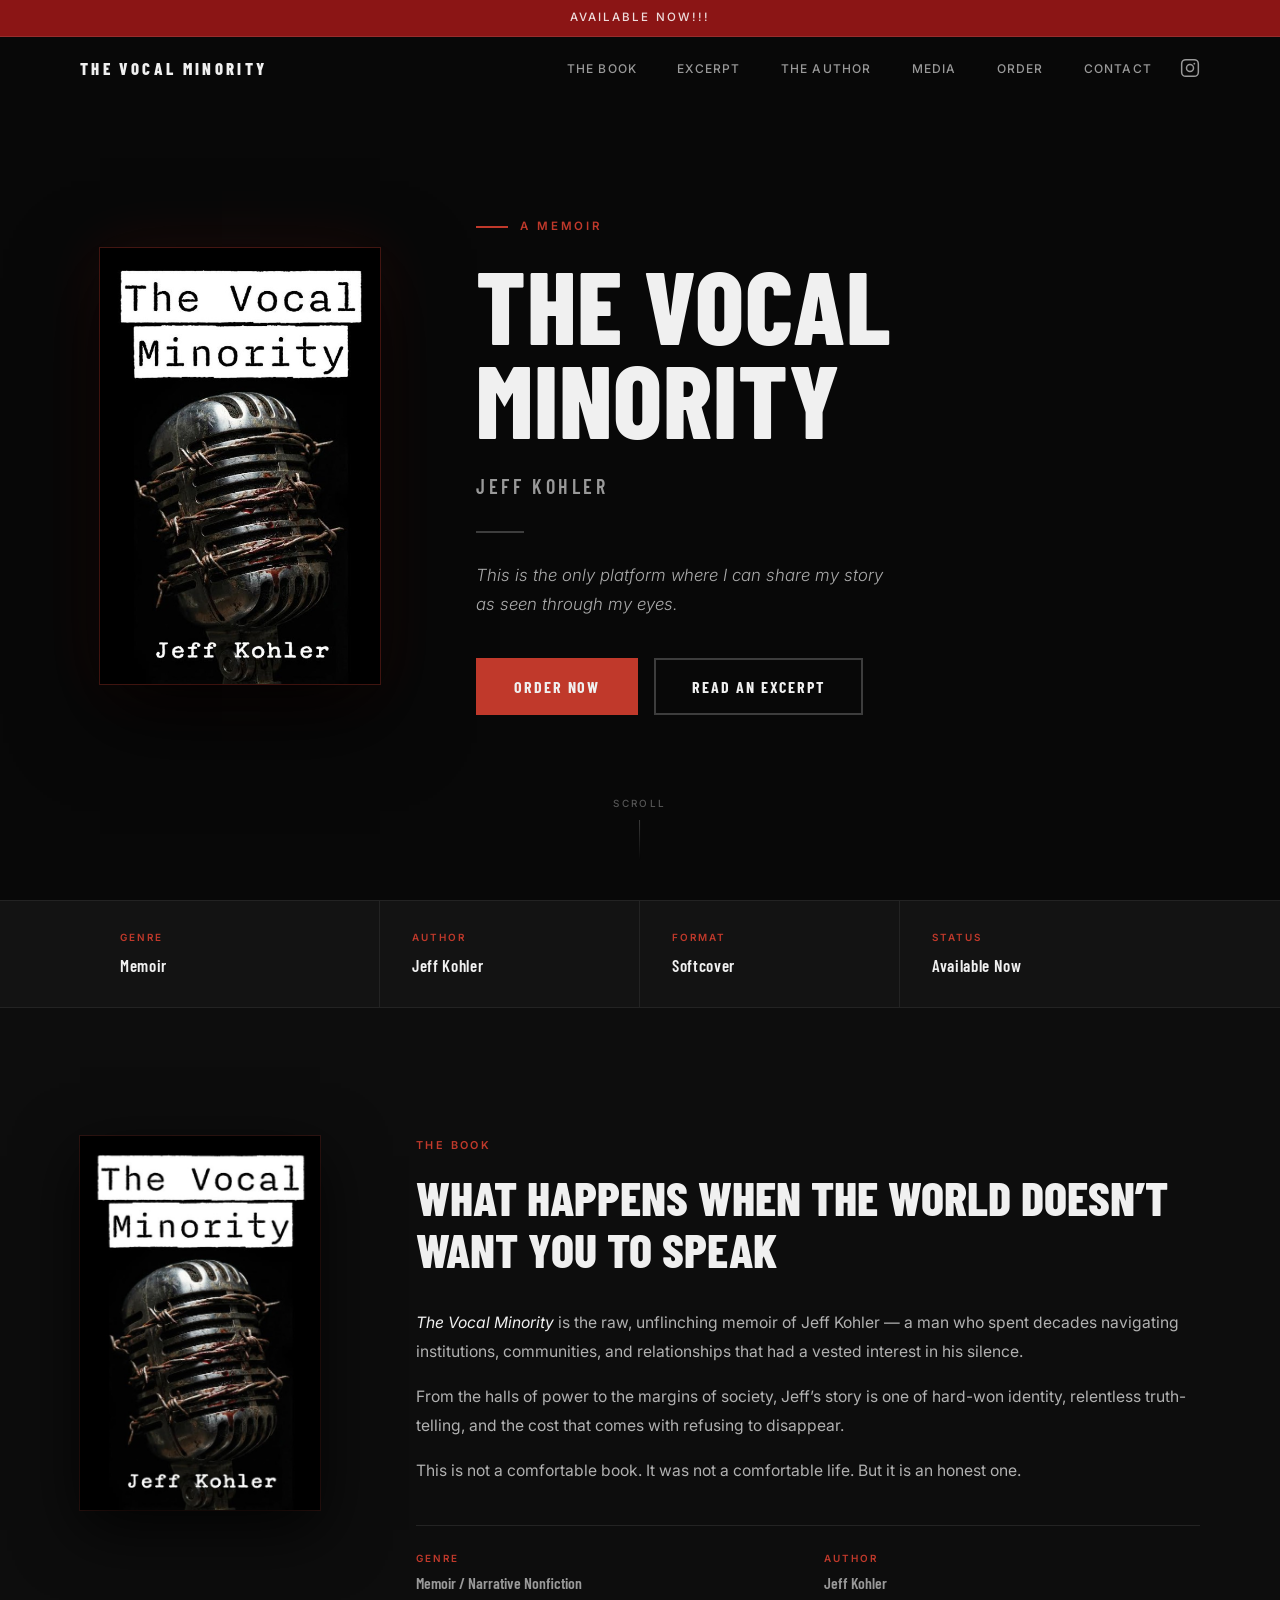
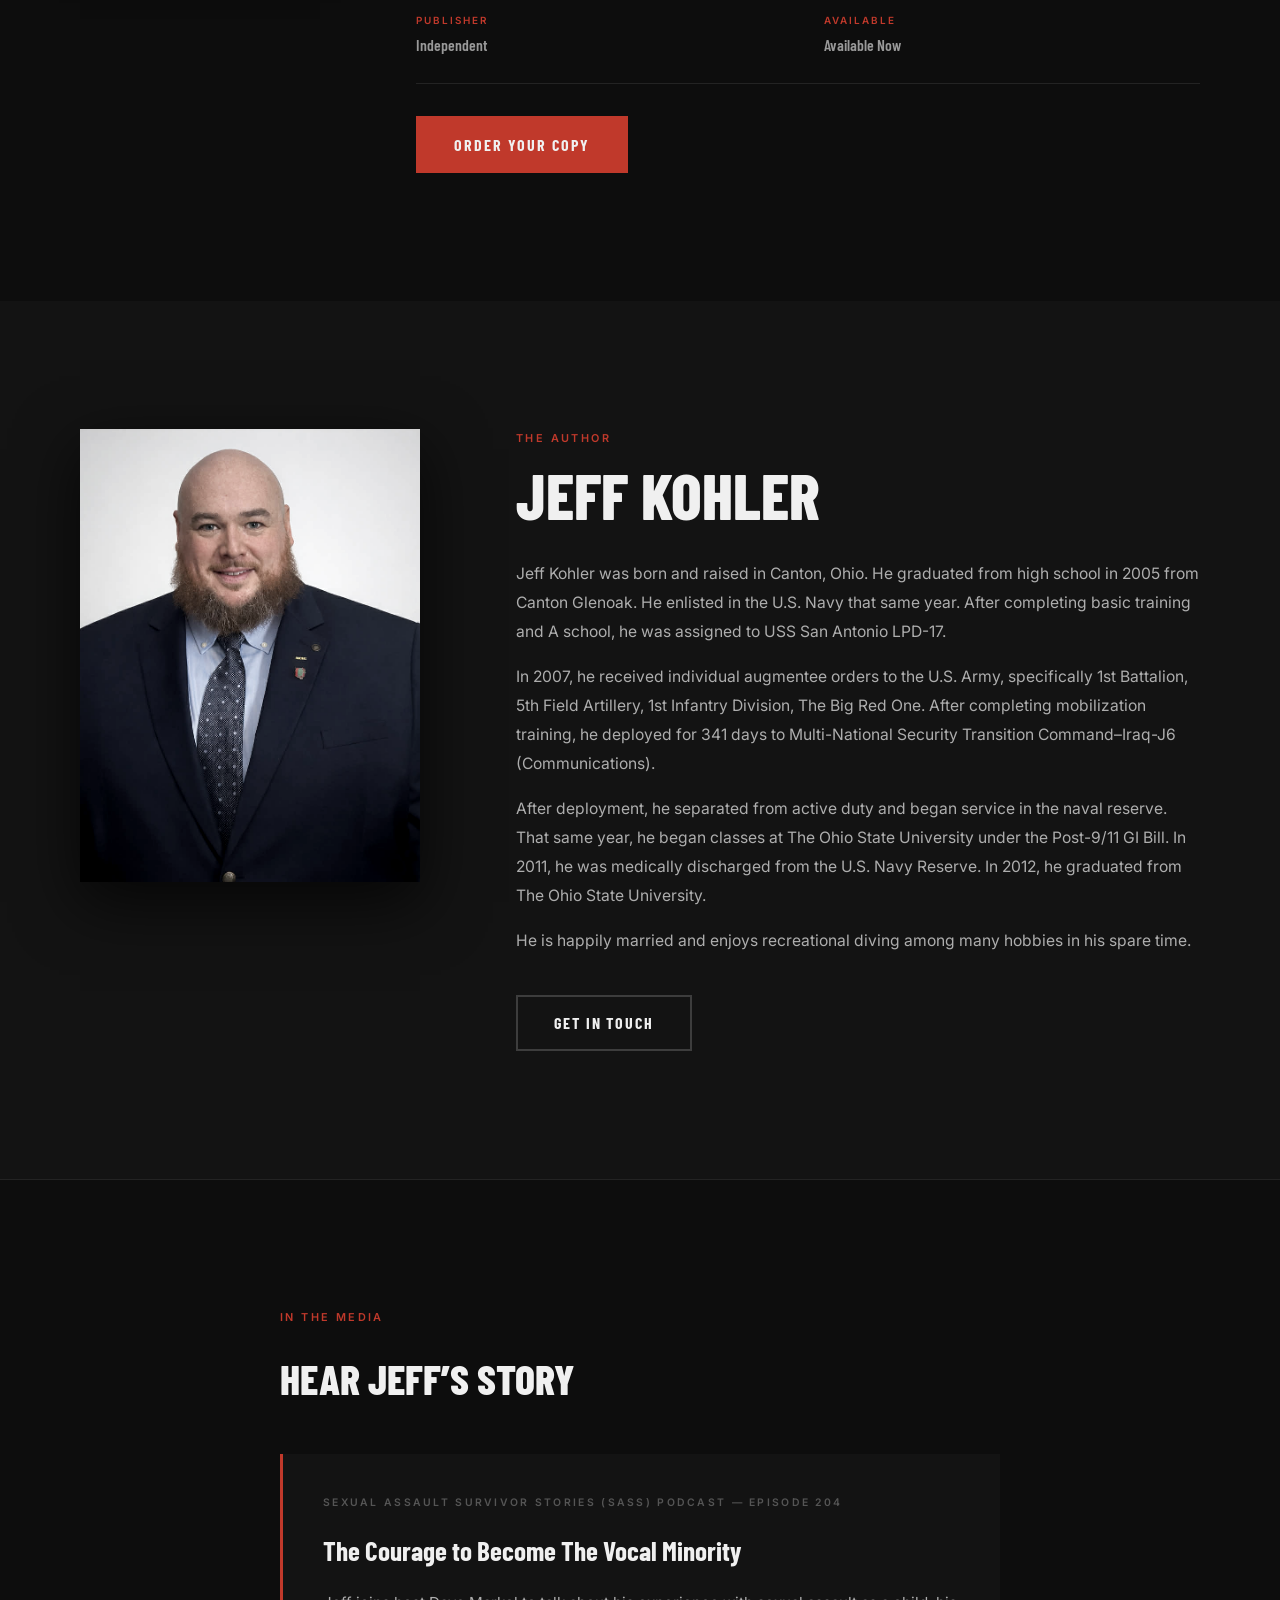
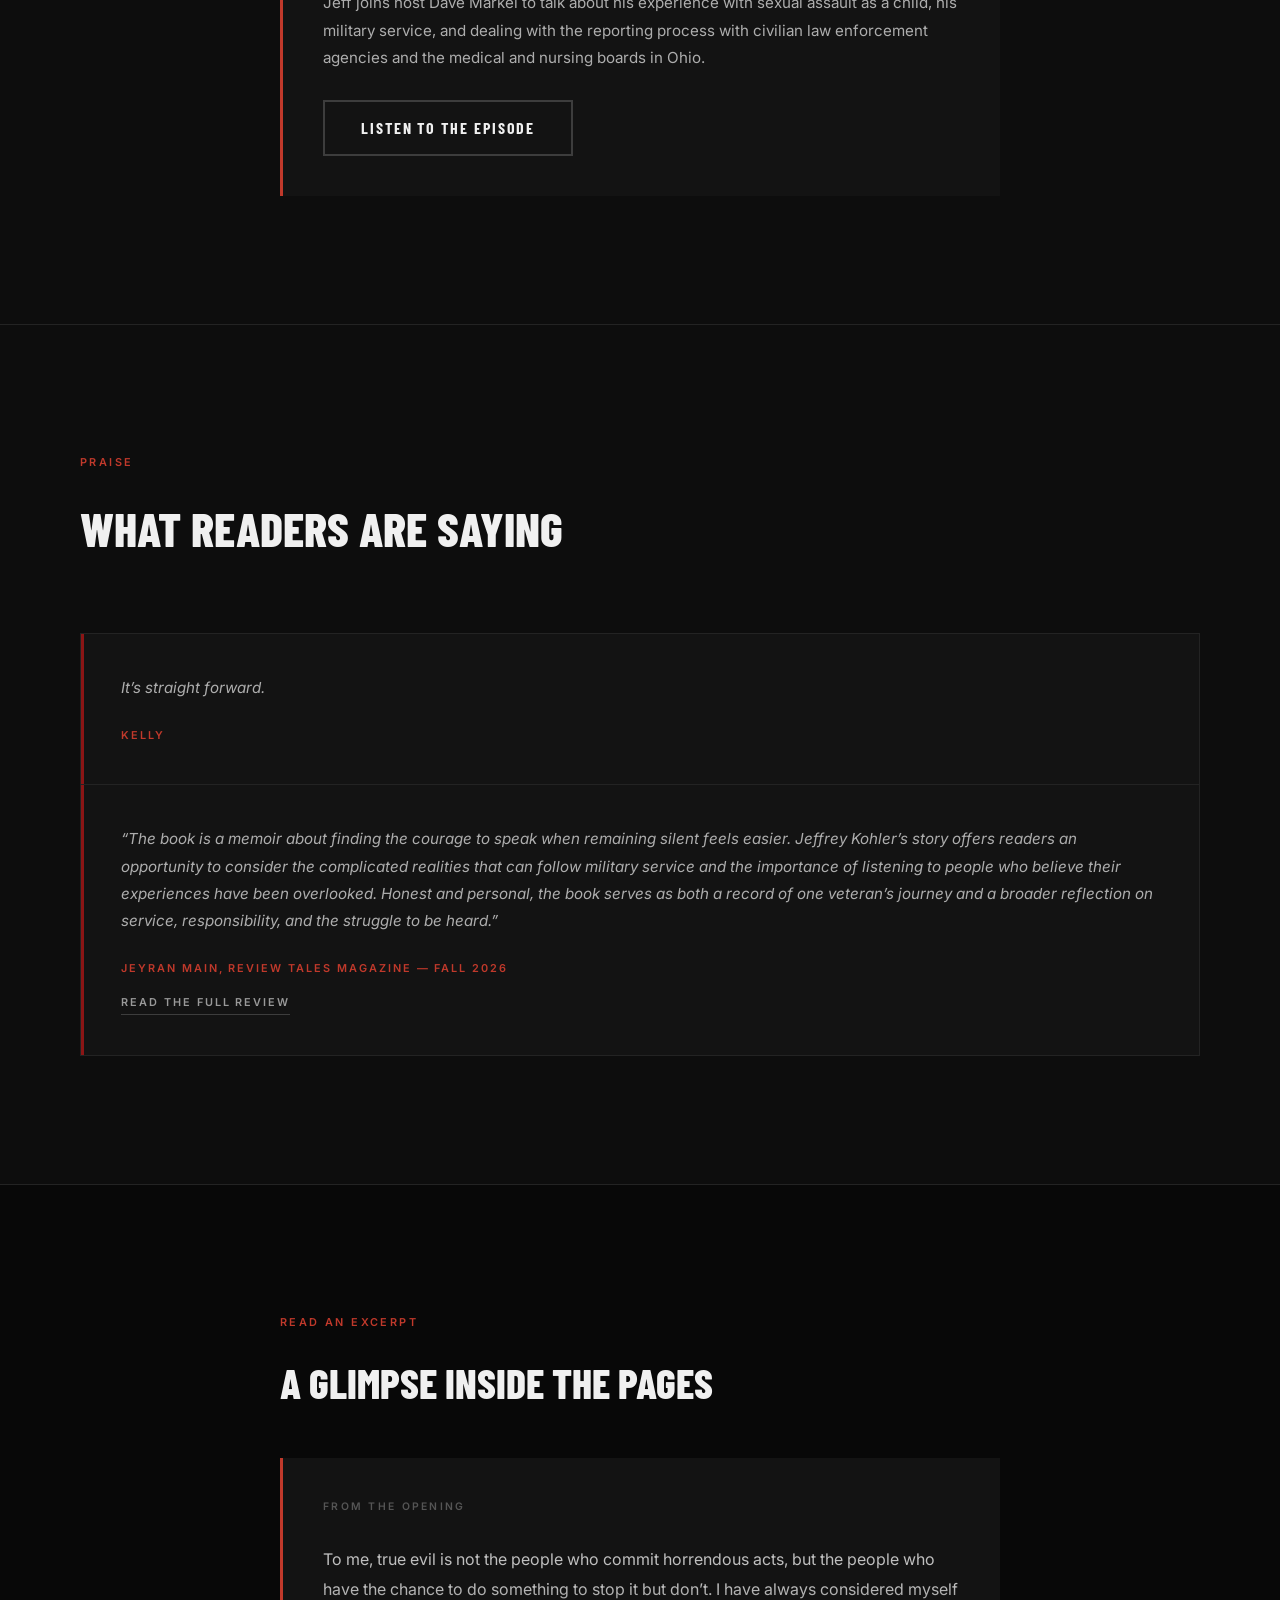
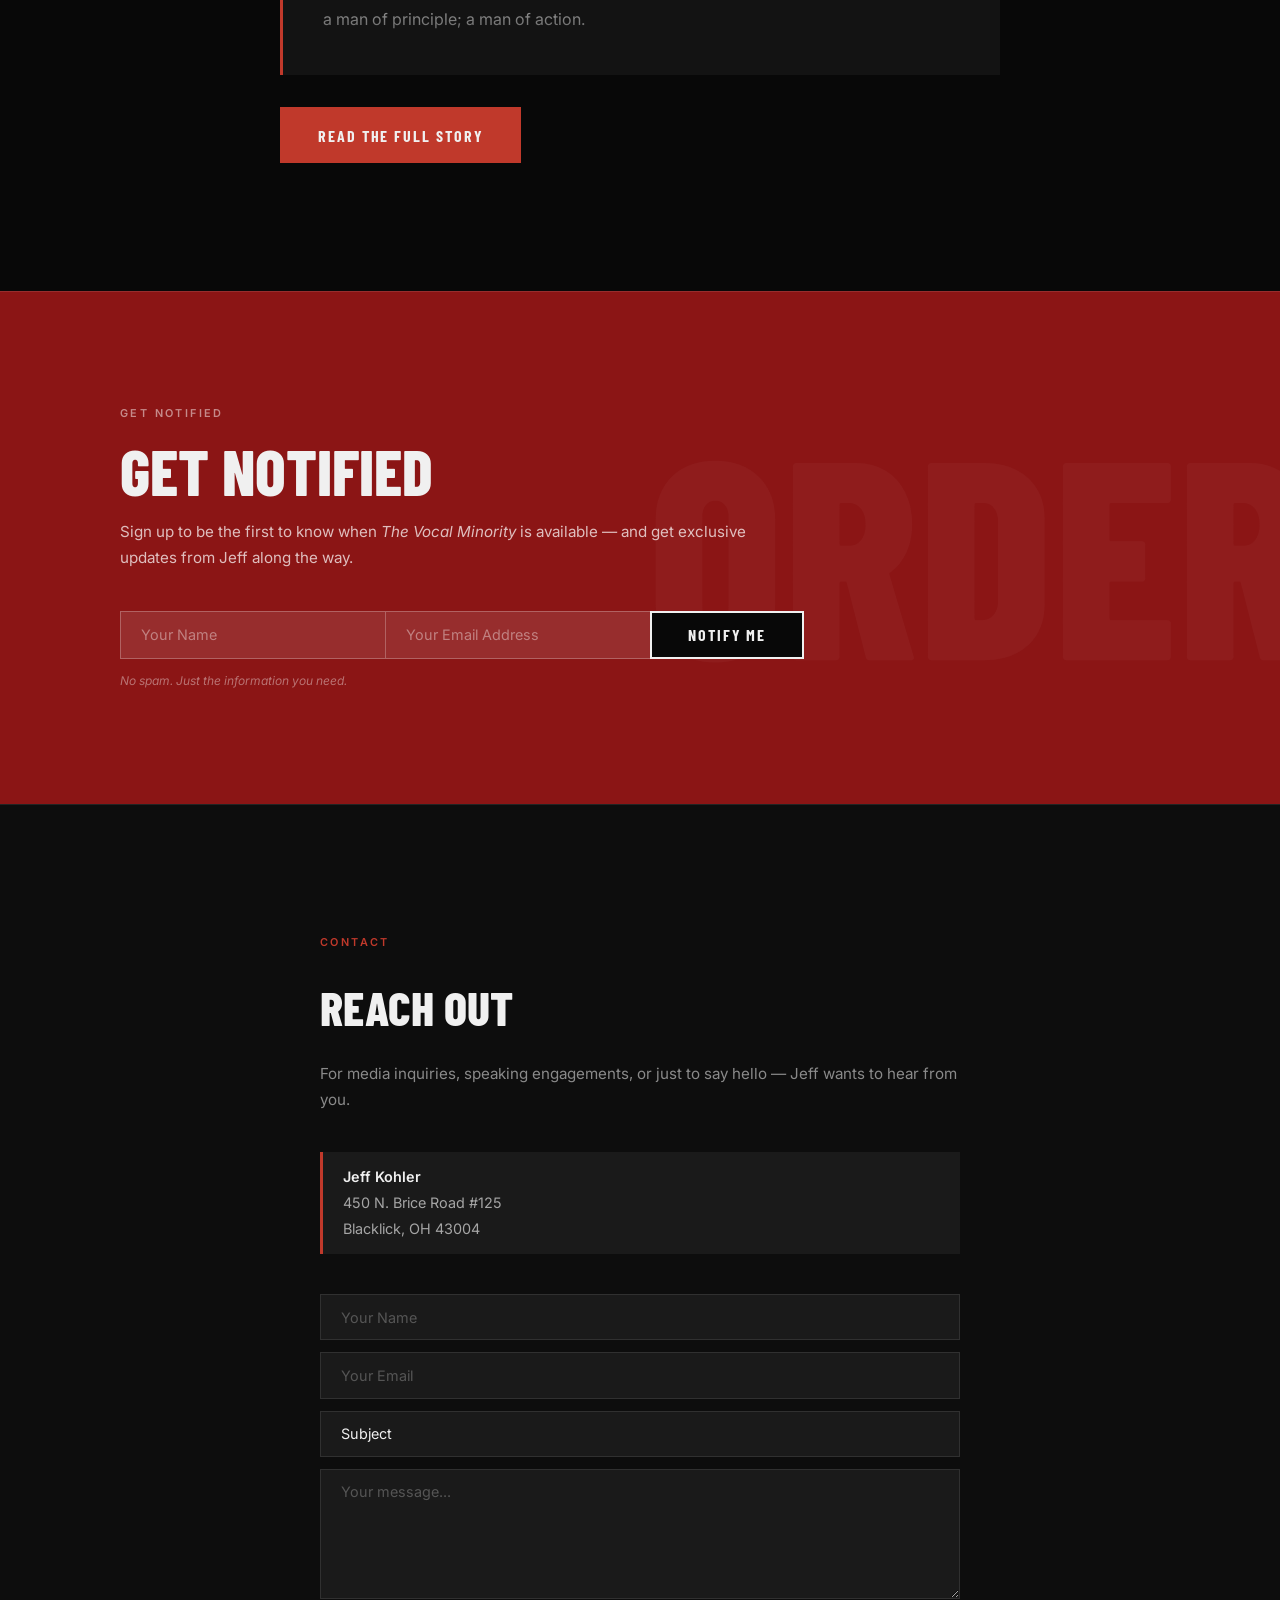
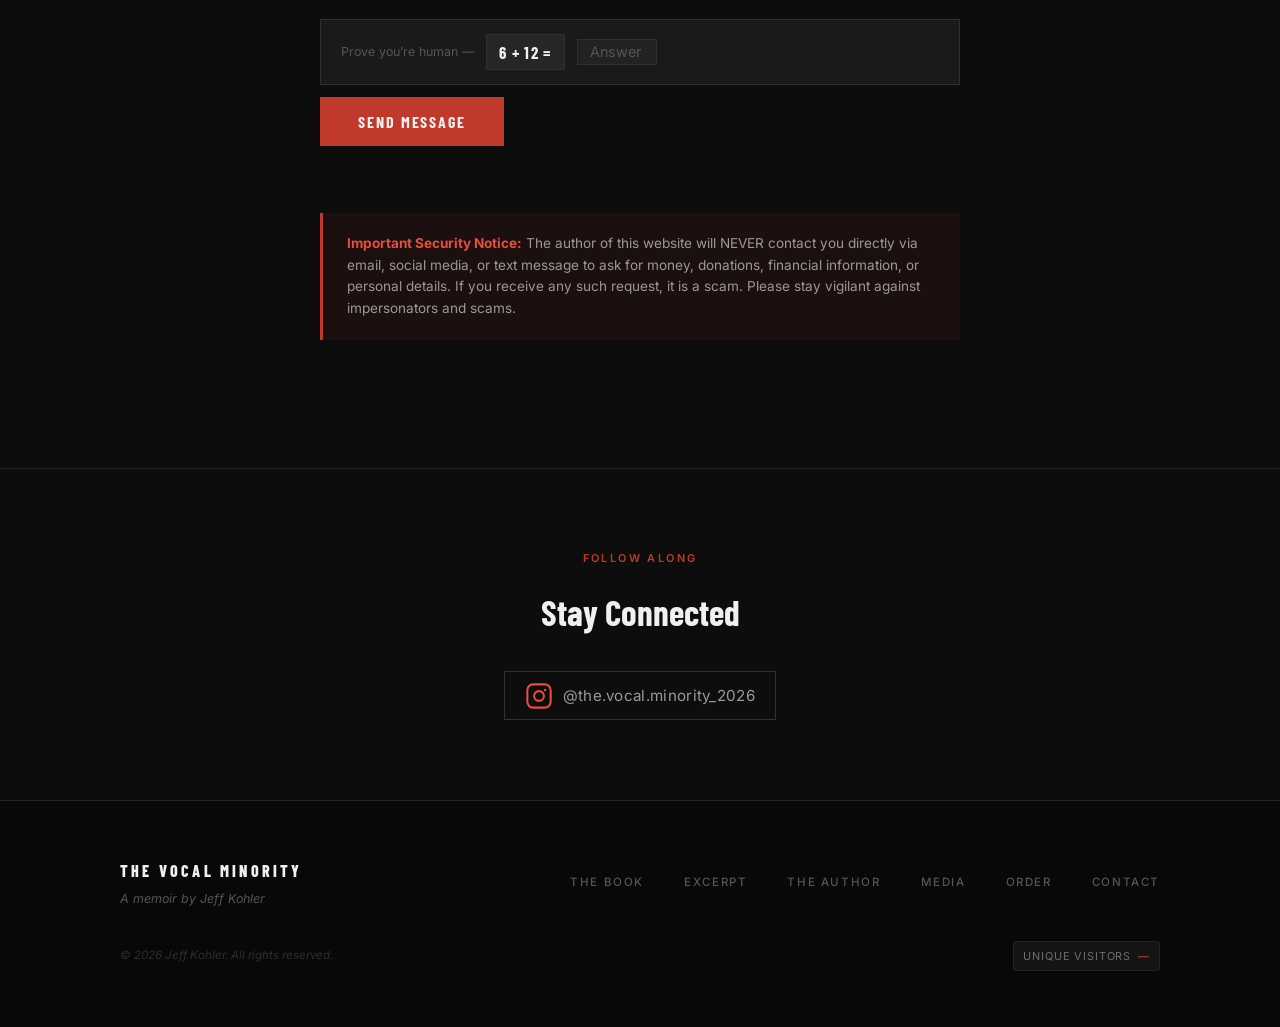
<file: index.html>
<!DOCTYPE html>
<html lang="en">
<head>
  <!-- Google tag (gtag.js) -->
  <script async src="https://www.googletagmanager.com/gtag/js?id=G-FVKHZWCBQ3"></script>
  <script>
    window.dataLayer = window.dataLayer || [];
    function gtag(){dataLayer.push(arguments);}
    gtag('js', new Date());

    gtag('config', 'G-FVKHZWCBQ3');
  </script>

  <meta charset="UTF-8" />
  <meta name="viewport" content="width=device-width, initial-scale=1.0" />
  <title>The Vocal Minority — Jeff Kohler</title>
  <meta name="description" content="The Vocal Minority — a memoir by Jeff Kohler. One man's raw, unflinching account of finding his voice against every force that tried to silence it." />
  <meta property="og:title" content="The Vocal Minority — Jeff Kohler" />
  <meta property="og:description" content="One man's raw, unflinching account of finding his voice against every force that tried to silence it." />
  <meta property="og:image" content="assets/images/TheVocalMinorityCover.jpg" />
  <meta property="og:type" content="website" />
  <meta name="twitter:card" content="summary_large_image" />
  <meta name="twitter:image" content="assets/images/TheVocalMinorityCover.jpg" />
  <link rel="apple-touch-icon" href="assets/images/TheVocalMinorityCover.jpg" />

  <link rel="preconnect" href="https://fonts.googleapis.com" />
  <link rel="preconnect" href="https://fonts.gstatic.com" crossorigin />
  <link href="https://fonts.googleapis.com/css2?family=Barlow+Condensed:ital,wght@0,400;0,600;0,700;0,800;1,600;1,700&family=Inter:wght@300;400;500;600&display=swap" rel="stylesheet" />
  <style>

/* ── Reset ── */
*, *::before, *::after { box-sizing: border-box; margin: 0; padding: 0; }
html { scroll-behavior: smooth; }
img { display: block; max-width: 100%; }
a { color: inherit; text-decoration: none; }

/* ── Tokens ── */
:root {
  --black:        #080808;
  --dark:         #0d0d0d;
  --dark-2:       #131313;
  --dark-3:       #1a1a1a;
  --dark-4:       #222;
  --border:       #232323;
  --border-mid:   #303030;
  --border-light: #3d3d3d;
  --white:        #f0f0f0;
  --white-dim:    #999;
  --white-dimmer: #555;
  --red:          #c0392b;
  --red-bright:   #e74c3c;
  --red-dark:     #8b1515;
  --display:      'Barlow Condensed', sans-serif;
  --body:         'Inter', sans-serif;
}

body {
  background: var(--black);
  color: var(--white);
  font-family: var(--body);
  font-size: 16px;
  line-height: 1.7;
  overflow-x: hidden;
  -webkit-font-smoothing: antialiased;
}

.container {
  max-width: 1120px;
  margin: 0 auto;
  padding: 0 2.5rem;
}

/* ── Label ── */
.label {
  font-family: var(--body);
  font-size: 0.68rem;
  font-weight: 600;
  letter-spacing: 0.22em;
  text-transform: uppercase;
  color: var(--red);
  display: block;
  margin-bottom: 1rem;
}

/* ── Buttons ── */
.btn {
  display: inline-block;
  font-family: var(--display);
  font-size: 1rem;
  font-weight: 700;
  letter-spacing: 0.12em;
  text-transform: uppercase;
  padding: 0.8rem 2.25rem;
  border: 2px solid transparent;
  cursor: pointer;
  transition: background 0.18s, color 0.18s, border-color 0.18s;
}
.btn-red   { background: var(--red);   color: var(--white); border-color: var(--red); }
.btn-red:hover { background: var(--red-bright); border-color: var(--red-bright); }
.btn-outline { background: transparent; color: var(--white); border-color: var(--border-light); }
.btn-outline:hover { border-color: var(--white); }
.btn-white  { background: var(--white); color: var(--black); border-color: var(--white); }
.btn-white:hover { background: #d0d0d0; border-color: #d0d0d0; }
.btn-dark   { background: var(--black); color: var(--white); border-color: var(--white); }
.btn-dark:hover { background: var(--white); color: var(--black); }

/* ── Scroll Reveal ── */
.reveal { opacity: 0; transform: translateY(24px); transition: opacity 0.65s ease, transform 0.65s ease; }
.reveal.visible { opacity: 1; transform: none; }

/* ══════════════════════════════════════════
   ALERT BAR
══════════════════════════════════════════ */
.alert-bar {
  position: fixed;
  top: 0; left: 0; right: 0;
  z-index: 101;
  background: var(--red-dark);
  border-bottom: 1px solid rgba(255,255,255,0.1);
  text-align: center;
  padding: 0.5rem 1rem;
  font-family: var(--body);
  font-size: 0.72rem;
  font-weight: 500;
  letter-spacing: 0.18em;
  text-transform: uppercase;
  color: rgba(255,255,255,0.85);
}

/* ══════════════════════════════════════════
   NAV
══════════════════════════════════════════ */
#navbar {
  position: fixed;
  top: 36px; left: 0; right: 0;
  z-index: 100;
  padding: 1.1rem 2.5rem;
  background: transparent;
  border-bottom: 1px solid transparent;
  transition: background 0.3s, border-color 0.3s, padding 0.3s;
}
#navbar.scrolled {
  background: rgba(8,8,8,0.97);
  border-bottom-color: var(--border);
  padding: 0.7rem 2.5rem;
}
.nav-inner {
  max-width: 1120px;
  margin: 0 auto;
  display: flex;
  align-items: center;
  justify-content: space-between;
}
.nav-logo {
  font-family: var(--display);
  font-size: 1.05rem;
  font-weight: 800;
  letter-spacing: 0.2em;
  text-transform: uppercase;
  color: var(--white);
}
.nav-right {
  display: flex;
  align-items: center;
  gap: 1.75rem;
}
.nav-links {
  list-style: none;
  display: flex;
  gap: 2.5rem;
}
.nav-links a {
  font-family: var(--body);
  font-size: 0.75rem;
  font-weight: 500;
  letter-spacing: 0.1em;
  text-transform: uppercase;
  color: var(--white-dim);
  transition: color 0.18s;
}
.nav-links a:hover { color: var(--white); }
.nav-social {
  display: inline-flex;
  align-items: center;
  color: var(--white-dim);
  transition: color 0.18s;
}
.nav-social:hover { color: var(--red-bright); }
.nav-toggle {
  display: none;
  background: none;
  border: none;
  color: var(--white);
  font-size: 1.4rem;
  cursor: pointer;
  line-height: 1;
}

/* ── Mobile Menu ── */
.mobile-menu {
  display: none;
  position: fixed;
  inset: 0;
  background: var(--black);
  z-index: 200;
  flex-direction: column;
  align-items: center;
  justify-content: center;
  gap: 0;
}
.mobile-menu.open { display: flex; }
.mobile-close {
  position: absolute;
  top: 1.5rem; right: 2rem;
  background: none;
  border: none;
  color: var(--white);
  font-size: 2rem;
  cursor: pointer;
  line-height: 1;
}
.mobile-menu ul { list-style: none; text-align: center; }
.mobile-menu li { margin: 1.1rem 0; }
.mobile-link {
  font-family: var(--display);
  font-size: 2rem;
  font-weight: 700;
  letter-spacing: 0.12em;
  text-transform: uppercase;
  color: var(--white);
  transition: color 0.18s;
}
.mobile-link:hover { color: var(--red); }

/* ══════════════════════════════════════════
   HERO
══════════════════════════════════════════ */
#hero {
  position: relative;
  min-height: 100vh;
  display: flex;
  align-items: center;
  justify-content: center;
  overflow: hidden;
  padding: 7rem 2.5rem 5rem;
}

.hero-video-bg {
  position: absolute;
  inset: 0;
  width: 100%; height: 100%;
  object-fit: cover;
  filter: grayscale(60%) brightness(0.28) contrast(1.15);
  pointer-events: none;
}

.hero-overlay {
  position: absolute;
  inset: 0;
  background:
    linear-gradient(to right, rgba(8,8,8,0.6) 0%, rgba(8,8,8,0.1) 60%),
    linear-gradient(to bottom, rgba(8,8,8,0.5) 0%, transparent 30%, rgba(8,8,8,0.7) 100%);
  pointer-events: none;
}

.hero-content {
  position: relative;
  z-index: 2;
  display: flex;
  align-items: center;
  gap: 6rem;
  max-width: 1080px;
  width: 100%;
}

/* Cover */
.hero-cover-wrap { flex-shrink: 0; }
.hero-cover {
  width: 280px;
  box-shadow:
    0 0 0 1px rgba(192,57,43,0.3),
    0 30px 80px rgba(0,0,0,0.95),
    0 0 60px rgba(192,57,43,0.15);
  transition: transform 0.4s ease, box-shadow 0.4s ease;
}
.hero-cover:hover {
  transform: translateY(-6px);
  box-shadow:
    0 0 0 1px rgba(192,57,43,0.5),
    0 40px 100px rgba(0,0,0,1),
    0 0 80px rgba(192,57,43,0.25);
}

/* Text */
.hero-text { flex: 1; }
.hero-eyebrow {
  font-family: var(--body);
  font-size: 0.72rem;
  font-weight: 600;
  letter-spacing: 0.25em;
  text-transform: uppercase;
  color: var(--red);
  margin-bottom: 1.25rem;
  display: flex;
  align-items: center;
  gap: 0.75rem;
}
.hero-eyebrow::before {
  content: '';
  display: inline-block;
  width: 32px;
  height: 2px;
  background: var(--red);
  flex-shrink: 0;
}

.hero-title {
  font-family: var(--display);
  font-size: clamp(4rem, 8vw, 7.5rem);
  font-weight: 800;
  line-height: 0.92;
  text-transform: uppercase;
  letter-spacing: 0.01em;
  color: var(--white);
  margin-bottom: 1.5rem;
}

.hero-author {
  font-family: var(--display);
  font-size: 1.25rem;
  font-weight: 600;
  letter-spacing: 0.18em;
  text-transform: uppercase;
  color: var(--white-dim);
  margin-bottom: 1.75rem;
}

.hero-divider {
  width: 48px;
  height: 2px;
  background: var(--border-light);
  margin-bottom: 1.75rem;
}

.hero-tagline {
  font-family: var(--body);
  font-size: 1.05rem;
  font-weight: 300;
  font-style: italic;
  color: rgba(240,240,240,0.7);
  line-height: 1.7;
  max-width: 420px;
  margin-bottom: 2.5rem;
}

.hero-btns { display: flex; gap: 1rem; flex-wrap: wrap; }

.hero-scroll {
  position: absolute;
  bottom: 2.5rem; left: 50%;
  transform: translateX(-50%);
  display: flex;
  flex-direction: column;
  align-items: center;
  gap: 0.5rem;
  z-index: 2;
}
.hero-scroll span {
  font-family: var(--body);
  font-size: 0.62rem;
  font-weight: 500;
  letter-spacing: 0.25em;
  text-transform: uppercase;
  color: var(--white-dimmer);
}
.hero-scroll-line {
  width: 1px; height: 40px;
  background: linear-gradient(to bottom, var(--border-light), transparent);
  animation: scrollpulse 2s infinite;
}
@keyframes scrollpulse {
  0%, 100% { opacity: 0.4; }
  50%       { opacity: 1; }
}

/* ══════════════════════════════════════════
   METADATA STRIP
══════════════════════════════════════════ */
.meta-strip {
  background: var(--dark-2);
  border-top: 1px solid var(--border);
  border-bottom: 1px solid var(--border);
}
.meta-strip-inner {
  max-width: 1120px;
  margin: 0 auto;
  padding: 0 2.5rem;
  display: grid;
  grid-template-columns: repeat(4, 1fr);
}
.meta-item {
  padding: 1.75rem 0;
  border-right: 1px solid var(--border);
  padding-left: 2rem;
}
.meta-item:first-child { padding-left: 0; border-left: none; }
.meta-item:last-child { border-right: none; }
.meta-label {
  font-family: var(--body);
  font-size: 0.62rem;
  font-weight: 600;
  letter-spacing: 0.2em;
  text-transform: uppercase;
  color: var(--red);
  margin-bottom: 0.3rem;
}
.meta-value {
  font-family: var(--display);
  font-size: 1.05rem;
  font-weight: 600;
  letter-spacing: 0.04em;
  color: var(--white);
}

/* ══════════════════════════════════════════
   ABOUT THE BOOK
══════════════════════════════════════════ */
#about-book {
  padding: 8rem 2.5rem;
  background: var(--dark);
}
.book-grid {
  max-width: 1120px;
  margin: 0 auto;
  display: grid;
  grid-template-columns: 240px 1fr;
  gap: 6rem;
  align-items: start;
}
.book-cover-col img {
  width: 100%;
  box-shadow: 0 20px 60px rgba(0,0,0,0.8), 0 0 0 1px rgba(192,57,43,0.2);
  position: sticky;
  top: 7rem;
}
.book-text-col h2 {
  font-family: var(--display);
  font-size: clamp(2rem, 4vw, 3rem);
  font-weight: 800;
  line-height: 1.1;
  text-transform: uppercase;
  color: var(--white);
  margin-bottom: 2rem;
}
.book-body {
  color: rgba(240,240,240,0.72);
  font-size: 0.98rem;
  line-height: 1.85;
  margin-bottom: 2.5rem;
}
.book-body p { margin-bottom: 1em; }
.book-body p:last-child { margin-bottom: 0; }
.book-body em { color: var(--white); font-style: italic; }

.book-meta {
  border-top: 1px solid var(--border);
  border-bottom: 1px solid var(--border);
  padding: 1.5rem 0;
  margin-bottom: 2rem;
  display: grid;
  grid-template-columns: 1fr 1fr;
  gap: 1rem 2rem;
}
.book-meta-item { display: flex; flex-direction: column; gap: 0.2rem; }
.book-meta-key {
  font-size: 0.62rem;
  font-weight: 600;
  letter-spacing: 0.2em;
  text-transform: uppercase;
  color: var(--red);
}
.book-meta-val {
  font-family: var(--display);
  font-size: 0.98rem;
  font-weight: 600;
  color: var(--white-dim);
}

/* ══════════════════════════════════════════
   PULL QUOTE
══════════════════════════════════════════ */
.pull-quote {
  background: var(--black);
  border-top: 1px solid var(--border);
  border-bottom: 1px solid var(--border);
  padding: 8rem 2.5rem;
  text-align: center;
  position: relative;
  overflow: hidden;
}
.pull-quote-mark {
  font-family: Georgia, serif;
  font-size: 18rem;
  line-height: 0.6;
  color: var(--red-dark);
  opacity: 0.18;
  position: absolute;
  top: 4rem; left: 50%;
  transform: translateX(-50%);
  pointer-events: none;
  user-select: none;
}
.pull-quote-text {
  font-family: var(--display);
  font-size: clamp(1rem, 2vw, 1.45rem);
  font-weight: 700;
  font-style: italic;
  line-height: 1.2;
  color: var(--white);
  max-width: 820px;
  margin: 0 auto 2rem;
  position: relative;
  z-index: 1;
}
.pull-quote-attr {
  font-family: var(--body);
  font-size: 0.75rem;
  font-weight: 500;
  letter-spacing: 0.2em;
  text-transform: uppercase;
  color: var(--white-dimmer);
  position: relative;
  z-index: 1;
}

/* ══════════════════════════════════════════
   ABOUT THE AUTHOR
══════════════════════════════════════════ */
#about-author {
  padding: 8rem 2.5rem;
  background: var(--dark-2);
}
.author-grid {
  max-width: 1120px;
  margin: 0 auto;
  display: grid;
  grid-template-columns: 340px 1fr;
  gap: 6rem;
  align-items: start;
}
.author-photo-col { position: relative; }
.author-photo {
  width: 100%;
  aspect-ratio: 3 / 4;
  object-fit: cover;
  object-position: top center;
  filter: grayscale(30%) contrast(1.1);
  display: block;
  box-shadow: 0 20px 60px rgba(0,0,0,0.7);
}
.author-photo-border {
  position: absolute;
  top: 16px; left: 16px;
  right: -16px; bottom: -16px;
  border: 1px solid var(--red-dark);
  pointer-events: none;
  z-index: -1;
}
.author-text-col h2 {
  font-family: var(--display);
  font-size: clamp(2.5rem, 5vw, 4rem);
  font-weight: 800;
  text-transform: uppercase;
  color: var(--white);
  line-height: 1;
  margin-bottom: 2rem;
}
.author-bio {
  color: rgba(240,240,240,0.7);
  font-size: 0.98rem;
  line-height: 1.85;
  margin-bottom: 2.5rem;
}
.author-bio p { margin-bottom: 1em; }
.author-bio p:last-child { margin-bottom: 0; }
.author-bio em { color: var(--white); font-style: italic; }

/* ══════════════════════════════════════════
   PRAISE
══════════════════════════════════════════ */
#praise {
  padding: 8rem 2.5rem;
  background: var(--dark);
  border-top: 1px solid var(--border);
}
.praise-header {
  max-width: 1120px;
  margin: 0 auto 4rem;
}
.praise-header h2 {
  font-family: var(--display);
  font-size: clamp(2rem, 4vw, 3rem);
  font-weight: 800;
  text-transform: uppercase;
  color: var(--white);
}
.praise-grid {
  max-width: 1120px;
  margin: 0 auto;
  display: grid;
  grid-template-columns: repeat(3, 1fr);
  gap: 1px;
  background: var(--border);
  border: 1px solid var(--border);
}
.praise-card {
  background: var(--dark-2);
  padding: 2.5rem;
  position: relative;
}
.praise-card::before {
  content: '';
  position: absolute;
  top: 0; left: 0;
  width: 3px; height: 100%;
  background: var(--red-dark);
}
.praise-quote {
  font-size: 0.95rem;
  font-style: italic;
  color: rgba(240,240,240,0.7);
  line-height: 1.8;
  margin-bottom: 1.5rem;
}
.praise-source {
  font-family: var(--body);
  font-size: 0.68rem;
  font-weight: 600;
  letter-spacing: 0.18em;
  text-transform: uppercase;
  color: var(--red);
}
.praise-link {
  display: inline-block;
  font-family: var(--body);
  font-size: 0.68rem;
  font-weight: 600;
  letter-spacing: 0.18em;
  text-transform: uppercase;
  color: var(--white-dim);
  margin-top: 1rem;
  border-bottom: 1px solid var(--border-light);
  padding-bottom: 2px;
}
.praise-link:hover { color: var(--white); border-color: var(--white); }

/* ══════════════════════════════════════════
   EXCERPT
══════════════════════════════════════════ */
#excerpt {
  padding: 8rem 2.5rem;
  background: var(--black);
  border-top: 1px solid var(--border);
}
.excerpt-inner {
  max-width: 720px;
  margin: 0 auto;
}
.excerpt-inner h2 {
  font-family: var(--display);
  font-size: clamp(1.8rem, 3.5vw, 2.6rem);
  font-weight: 800;
  text-transform: uppercase;
  color: var(--white);
  margin-bottom: 2.5rem;
}
.excerpt-block {
  border-left: 3px solid var(--red);
  padding: 2.5rem 2.5rem;
  background: var(--dark-2);
  position: relative;
  overflow: hidden;
}
.excerpt-block-label {
  font-size: 0.65rem;
  font-weight: 600;
  letter-spacing: 0.22em;
  text-transform: uppercase;
  color: var(--white-dimmer);
  margin-bottom: 1.75rem;
  display: block;
}
.excerpt-text {
  font-size: 1rem;
  line-height: 1.9;
  color: rgba(240,240,240,0.78);
}
.excerpt-text p { margin-bottom: 1.2em; }
.excerpt-text p:last-child { margin-bottom: 0; }
.excerpt-fade {
  position: absolute;
  bottom: 0; left: 0; right: 0;
  height: 90px;
  background: linear-gradient(to bottom, transparent, var(--dark-2));
  pointer-events: none;
}
.excerpt-cta { margin-top: 2rem; }

/* ══════════════════════════════════════════
   MEDIA
══════════════════════════════════════════ */
#media {
  padding: 8rem 2.5rem;
  background: var(--dark);
  border-top: 1px solid var(--border);
}
.media-inner {
  max-width: 720px;
  margin: 0 auto;
}
.media-inner h2 {
  font-family: var(--display);
  font-size: clamp(1.8rem, 3.5vw, 2.6rem);
  font-weight: 800;
  text-transform: uppercase;
  color: var(--white);
  margin-bottom: 2.5rem;
}
.media-card {
  border-left: 3px solid var(--red);
  padding: 2.5rem;
  background: var(--dark-2);
}
.media-card-label {
  font-size: 0.65rem;
  font-weight: 600;
  letter-spacing: 0.22em;
  text-transform: uppercase;
  color: var(--white-dimmer);
  margin-bottom: 1rem;
  display: block;
}
.media-card-title {
  font-family: var(--display);
  font-size: clamp(1.3rem, 2.5vw, 1.7rem);
  font-weight: 700;
  color: var(--white);
  margin-bottom: 1rem;
}
.media-card-desc {
  font-size: 0.95rem;
  line-height: 1.8;
  color: rgba(240,240,240,0.7);
  margin-bottom: 1.75rem;
}

/* ══════════════════════════════════════════
   ORDER / CTA
══════════════════════════════════════════ */
#order {
  background: var(--red-dark);
  padding: 7rem 2.5rem;
  border-top: 1px solid rgba(255,255,255,0.1);
  position: relative;
  overflow: hidden;
}
#order::before {
  content: 'ORDER';
  position: absolute;
  right: -2rem; top: 50%;
  transform: translateY(-50%);
  font-family: var(--display);
  font-size: 22vw;
  font-weight: 800;
  text-transform: uppercase;
  color: rgba(255,255,255,0.03);
  line-height: 1;
  pointer-events: none;
  user-select: none;
}
.order-inner {
  max-width: 680px;
  position: relative;
  z-index: 1;
}
.order-inner h2 {
  font-family: var(--display);
  font-size: clamp(2.5rem, 5vw, 4.5rem);
  font-weight: 800;
  text-transform: uppercase;
  color: var(--white);
  line-height: 1;
  margin-bottom: 1rem;
}
.order-sub {
  font-size: 0.95rem;
  color: rgba(255,255,255,0.72);
  margin-bottom: 2.5rem;
  line-height: 1.7;
}
.notify-form .form-row {
  display: flex;
  gap: 0;
}
.notify-form input {
  font-family: var(--body);
  font-size: 0.9rem;
  padding: 0.9rem 1.25rem;
  background: rgba(255,255,255,0.1);
  border: 1px solid rgba(255,255,255,0.25);
  border-right: none;
  color: var(--white);
  flex: 1;
  outline: none;
  transition: background 0.18s;
}
.notify-form input::placeholder { color: rgba(255,255,255,0.4); }
.notify-form input:focus { background: rgba(255,255,255,0.15); }
.notify-form input + input {
  border-left: 1px solid rgba(255,255,255,0.25);
  border-right: none;
}
.notify-form .btn { flex-shrink: 0; border-radius: 0; }
.form-note {
  margin-top: 0.75rem;
  font-size: 0.75rem;
  color: rgba(255,255,255,0.4);
  font-style: italic;
}
.order-success {
  display: none;
  margin-top: 1.5rem;
  font-family: var(--display);
  font-size: 1.1rem;
  letter-spacing: 0.05em;
  color: rgba(255,255,255,0.9);
}
.order-success.show { display: block; }

/* ══════════════════════════════════════════
   CONTACT
══════════════════════════════════════════ */
#contact {
  padding: 8rem 2.5rem;
  background: var(--dark);
  border-top: 1px solid var(--border);
}
.contact-inner {
  max-width: 640px;
  margin: 0 auto;
}
.contact-inner h2 {
  font-family: var(--display);
  font-size: clamp(2rem, 4vw, 3rem);
  font-weight: 800;
  text-transform: uppercase;
  color: var(--white);
  margin-bottom: 0.75rem;
}
.contact-sub {
  color: rgba(240,240,240,0.55);
  font-size: 0.95rem;
  margin-bottom: 2.5rem;
  line-height: 1.7;
}
.contact-address {
  font-family: var(--body);
  font-size: 0.9rem;
  line-height: 1.8;
  color: rgba(240,240,240,0.65);
  border-left: 3px solid var(--red);
  padding: 0.75rem 1.25rem;
  margin-bottom: 2.5rem;
  background: var(--dark-3);
}
.contact-address p:first-child {
  font-weight: 600;
  color: var(--white);
}

.form-group { margin-bottom: 0.75rem; }
.contact-form input,
.contact-form select,
.contact-form textarea {
  width: 100%;
  font-family: var(--body);
  font-size: 0.9rem;
  padding: 0.85rem 1.25rem;
  background: var(--dark-3);
  border: 1px solid var(--border-mid);
  color: var(--white);
  outline: none;
  transition: border-color 0.18s;
  appearance: none;
}
.contact-form input:focus,
.contact-form select:focus,
.contact-form textarea:focus { border-color: var(--red); }
.contact-form input::placeholder,
.contact-form textarea::placeholder { color: var(--white-dimmer); }
.contact-form select { cursor: pointer; }
.contact-form select option { background: var(--dark-3); }
.contact-form textarea { resize: vertical; min-height: 130px; }

.captcha-group { margin-top: 0.25rem; }
.captcha-box {
  display: flex;
  align-items: center;
  gap: 0.75rem;
  flex-wrap: wrap;
  background: var(--dark-3);
  border: 1px solid var(--border-mid);
  padding: 0.85rem 1.25rem;
  transition: border-color 0.18s;
}
.captcha-box:focus-within { border-color: var(--red); }
.captcha-label {
  font-size: 0.78rem;
  color: var(--white-dimmer);
  white-space: nowrap;
}
.captcha-challenge {
  font-family: var(--display);
  font-size: 1.05rem;
  font-weight: 700;
  color: var(--white);
  letter-spacing: 0.08em;
  background: rgba(255,255,255,0.05);
  border: 1px solid var(--border-mid);
  padding: 0.2rem 0.75rem;
  user-select: none;
}
.captcha-box input {
  font-size: 0.9rem;
  padding: 0.2rem 0.75rem;
  background: var(--dark-4);
  border: 1px solid var(--border-mid);
  color: var(--white);
  width: 80px;
  outline: none;
  transition: border-color 0.18s;
}
.captcha-box input:focus { border-color: var(--red); }
.captcha-box input::placeholder { color: var(--white-dimmer); }
.captcha-error {
  font-size: 0.75rem;
  color: var(--red-bright);
  margin-top: 0.4rem;
  display: none;
}
.captcha-error.visible { display: block; }
.contact-success {
  display: none;
  margin-top: 1.5rem;
  font-family: var(--display);
  font-size: 1rem;
  color: #5cb85c;
}
.contact-success.show { display: block; }
.security-notice {
  margin-top: 2.5rem;
  padding: 1.25rem 1.5rem;
  background: rgba(192, 57, 43, 0.08);
  border-left: 3px solid var(--red);
}
.security-notice p {
  color: var(--white-dim);
  font-size: 0.85rem;
  line-height: 1.6;
}
.security-notice strong { color: var(--red-bright); }

/* ══════════════════════════════════════════
   SOCIAL
══════════════════════════════════════════ */
#social {
  padding: 5rem 2rem;
  background: var(--dark);
  text-align: center;
  border-top: 1px solid var(--border);
}
.social-inner h2 {
  font-family: var(--display);
  font-size: clamp(1.6rem, 3vw, 2.2rem);
  color: var(--white);
  margin-bottom: 1.75rem;
}
.social-link {
  display: inline-flex;
  align-items: center;
  gap: 0.6rem;
  color: var(--white-dim);
  font-size: 0.95rem;
  letter-spacing: 0.02em;
  padding: 0.6rem 1.25rem;
  border: 1px solid var(--border-mid);
  transition: border-color 0.18s, color 0.18s;
}
.social-link:hover { border-color: var(--red); color: var(--white); }
.social-link svg { color: var(--red-bright); flex-shrink: 0; }

/* ══════════════════════════════════════════
   FOOTER
══════════════════════════════════════════ */
#footer {
  background: var(--black);
  border-top: 1px solid var(--border);
}
.footer-inner {
  max-width: 1120px;
  margin: 0 auto;
  padding: 3.5rem 2.5rem;
  display: flex;
  align-items: center;
  justify-content: space-between;
  flex-wrap: wrap;
  gap: 2rem;
}
.footer-logo-col { display: flex; flex-direction: column; gap: 0.2rem; }
.footer-title {
  font-family: var(--display);
  font-size: 1rem;
  font-weight: 800;
  letter-spacing: 0.2em;
  text-transform: uppercase;
  color: var(--white);
}
.footer-byline {
  font-size: 0.78rem;
  color: var(--white-dimmer);
  font-style: italic;
}
.footer-nav {
  display: flex;
  gap: 2.5rem;
  flex-wrap: wrap;
  justify-content: center;
}
.footer-nav a {
  font-size: 0.72rem;
  font-weight: 500;
  letter-spacing: 0.14em;
  text-transform: uppercase;
  color: var(--white-dimmer);
  transition: color 0.18s;
}
.footer-nav a:hover { color: var(--white); }
.footer-copy {
  font-size: 0.72rem;
  color: var(--white-dimmer);
  opacity: 0.5;
  font-style: italic;
}
.footer-counter {
  display: flex;
  align-items: center;
  gap: 0.45rem;
  opacity: 0.7;
  background: var(--dark-3);
  border: 1px solid var(--border-mid);
  border-radius: 3px;
  padding: 0.3rem 0.6rem;
  font-size: 0.68rem;
}
.footer-counter-label {
  letter-spacing: 0.08em;
  text-transform: uppercase;
  color: var(--white-dim);
}
.footer-counter-value {
  font-weight: 700;
  color: var(--red-bright);
}

/* ══════════════════════════════════════════
   RESPONSIVE
══════════════════════════════════════════ */
@media (max-width: 900px) {
  .nav-links { display: none; }
  .nav-toggle { display: block; }

  .hero-content { flex-direction: column; text-align: center; gap: 3rem; }
  .hero-eyebrow { justify-content: center; }
  .hero-tagline { margin-left: auto; margin-right: auto; }
  .hero-btns { justify-content: center; }
  .hero-cover { width: 220px; }

  .meta-strip-inner { grid-template-columns: 1fr 1fr; }
  .meta-item:nth-child(2) { border-right: none; }
  .meta-item { padding-left: 1.5rem; }
  .meta-item:first-child { padding-left: 0; }

  .book-grid  { grid-template-columns: 1fr; gap: 3rem; }
  .book-cover-col img { width: 180px; margin: 0 auto; position: static; }
  .author-grid { grid-template-columns: 1fr; gap: 3rem; }
  .author-photo { max-width: 300px; width: 100%; aspect-ratio: 3/4; }
  .author-photo-border { display: none; }
  .praise-grid { grid-template-columns: 1fr; }

  .notify-form .form-row { flex-direction: column; }
  .notify-form input { border-right: 1px solid rgba(255,255,255,0.25); }
  .notify-form input + input { border-left: 1px solid rgba(255,255,255,0.25); }

  .footer-inner { flex-direction: column; align-items: flex-start; gap: 1.5rem; }
}

@media (max-width: 540px) {
  #about-book, #about-author, #praise, #excerpt, #media, #order, #contact, #social { padding: 5rem 1.5rem; }
  .meta-strip-inner { grid-template-columns: 1fr 1fr; padding: 0 1.5rem; }
  .pull-quote { padding: 5rem 1.5rem; }
  .excerpt-block { padding: 2rem 1.5rem; }
  .book-meta { grid-template-columns: 1fr; }
  .hero-title { font-size: clamp(3.2rem, 12vw, 4.5rem); }
}

  </style>
</head>
<body>

  <!-- ALERT BAR -->
  <div class="alert-bar">AVAILABLE NOW!!!</div>

  <!-- NAV -->
  <nav id="navbar">
    <div class="nav-inner">
      <span class="nav-logo">The Vocal Minority</span>
      <div class="nav-right">
        <ul class="nav-links">
          <li><a href="#about-book">The Book</a></li>
          <li><a href="#excerpt">Excerpt</a></li>
          <li><a href="#about-author">The Author</a></li>
          <li><a href="#media">Media</a></li>
          <li><a href="https://store.bookbaby.com/book/the-vocal-minority" target="_blank" rel="noopener noreferrer">Order</a></li>
          <li><a href="#contact">Contact</a></li>
        </ul>
        <a href="https://www.instagram.com/the.vocal.minority_2026/" target="_blank" rel="noopener" class="nav-social" aria-label="Follow on Instagram">
          <svg viewBox="0 0 24 24" width="20" height="20" fill="none" stroke="currentColor" stroke-width="1.8" aria-hidden="true">
            <rect x="2" y="2" width="20" height="20" rx="5"/>
            <circle cx="12" cy="12" r="4.2"/>
            <circle cx="17.2" cy="6.8" r="1.1" fill="currentColor" stroke="none"/>
          </svg>
        </a>
        <button class="nav-toggle" aria-label="Open menu">&#9776;</button>
      </div>
    </div>
  </nav>

  <!-- MOBILE MENU -->
  <div class="mobile-menu" id="mobileMenu">
    <button class="mobile-close" id="mobileClose">&times;</button>
    <ul>
      <li><a href="#about-book"   class="mobile-link">The Book</a></li>
      <li><a href="#excerpt"      class="mobile-link">Excerpt</a></li>
      <li><a href="#about-author" class="mobile-link">The Author</a></li>
      <li><a href="#media"        class="mobile-link">Media</a></li>
      <li><a href="https://store.bookbaby.com/book/the-vocal-minority" class="mobile-link" target="_blank" rel="noopener">Order</a></li>
      <li><a href="#contact"      class="mobile-link">Contact</a></li>
    </ul>
  </div>

  <!-- HERO -->
  <section id="hero">
    <video class="hero-video-bg" autoplay muted loop playsinline preload="auto">
      <source src="assets/images/TheVocalMinority.mp4" type="video/mp4" />
    </video>
    <div class="hero-overlay"></div>

    <div class="hero-content">
      <div class="hero-cover-wrap">
        <img src="assets/images/TheVocalMinorityCover.jpg" alt="The Vocal Minority book cover" class="hero-cover" />
      </div>
      <div class="hero-text">
        <p class="hero-eyebrow">A Memoir</p>
        <h1 class="hero-title">The Vocal<br>Minority</h1>
        <p class="hero-author">Jeff Kohler</p>
        <div class="hero-divider"></div>
        <p class="hero-tagline">This is the only platform where I can share my story as seen through my eyes.</p>
        <div class="hero-btns">
          <a href="https://store.bookbaby.com/book/the-vocal-minority" class="btn btn-red" target="_blank" rel="noopener">Order Now</a>
          <a href="#excerpt" class="btn btn-outline">Read an Excerpt</a>
        </div>
      </div>
    </div>

    <div class="hero-scroll">
      <span>Scroll</span>
      <div class="hero-scroll-line"></div>
    </div>
  </section>

  <!-- METADATA STRIP -->
  <div class="meta-strip">
    <div class="meta-strip-inner">
      <div class="meta-item">
        <p class="meta-label">Genre</p>
        <p class="meta-value">Memoir</p>
      </div>
      <div class="meta-item">
        <p class="meta-label">Author</p>
        <p class="meta-value">Jeff Kohler</p>
      </div>
      <div class="meta-item">
        <p class="meta-label">Format</p>
        <p class="meta-value">Softcover</p>
      </div>
      <div class="meta-item">
        <p class="meta-label">Status</p>
        <p class="meta-value">Available Now</p>
      </div>
    </div>
  </div>

  <!-- ABOUT THE BOOK -->
  <section id="about-book">
    <div class="book-grid">
      <div class="book-cover-col reveal">
        <img src="assets/images/TheVocalMinorityCover.jpg" alt="The Vocal Minority" />
      </div>
      <div class="book-text-col reveal">
        <span class="label">The Book</span>
        <h2>What Happens When the World Doesn&rsquo;t Want You to Speak</h2>
        <div class="book-body">
          <p>
            <em>The Vocal Minority</em> is the raw, unflinching memoir of Jeff Kohler &mdash; a man who spent decades navigating institutions, communities, and relationships that had a vested interest in his silence.
          </p>
          <p>
            From the halls of power to the margins of society, Jeff&rsquo;s story is one of hard-won identity, relentless truth-telling, and the cost that comes with refusing to disappear.
          </p>
          <p>
            This is not a comfortable book. It was not a comfortable life. But it is an honest one.
          </p>
        </div>
        <div class="book-meta">
          <div class="book-meta-item">
            <span class="book-meta-key">Genre</span>
            <span class="book-meta-val">Memoir / Narrative Nonfiction</span>
          </div>
          <div class="book-meta-item">
            <span class="book-meta-key">Author</span>
            <span class="book-meta-val">Jeff Kohler</span>
          </div>
          <div class="book-meta-item">
            <span class="book-meta-key">Publisher</span>
            <span class="book-meta-val">Independent</span>
          </div>
          <div class="book-meta-item">
            <span class="book-meta-key">Available</span>
            <span class="book-meta-val">Available Now</span>
          </div>
        </div>
        <a href="https://store.bookbaby.com/book/the-vocal-minority" target="_blank" rel="noopener noreferrer" class="btn btn-red">Order Your Copy</a>
      </div>
    </div>
  </section>


  <!-- ABOUT THE AUTHOR -->
  <section id="about-author">
    <div class="author-grid">
      <div class="author-photo-col reveal">
        <img src="assets/images/JeffKohlerHeadshot.jpg" alt="Jeff Kohler, author" class="author-photo" />
        <div class="author-photo-border"></div>
      </div>
      <div class="author-text-col reveal">
        <span class="label">The Author</span>
        <h2>Jeff Kohler</h2>
        <div class="author-bio">
          <p>
            Jeff Kohler was born and raised in Canton, Ohio. He graduated from high school in 2005 from Canton Glenoak. He enlisted in the U.S. Navy that same year. After completing basic training and A school, he was assigned to USS San Antonio LPD-17.
          </p>
          <p>
            In 2007, he received individual augmentee orders to the U.S. Army, specifically 1st Battalion, 5th Field Artillery, 1st Infantry Division, The Big Red One. After completing mobilization training, he deployed for 341 days to Multi-National Security Transition Command&ndash;Iraq-J6 (Communications).
          </p>
          <p>
            After deployment, he separated from active duty and began service in the naval reserve. That same year, he began classes at The Ohio State University under the Post-9/11 GI Bill. In 2011, he was medically discharged from the U.S. Navy Reserve. In 2012, he graduated from The Ohio State University.
          </p>
          <p>
            He is happily married and enjoys recreational diving among many hobbies in his spare time.
          </p>
        </div>
        <a href="#contact" class="btn btn-outline">Get in Touch</a>
      </div>
    </div>
  </section>

  <!-- MEDIA -->
  <section id="media">
    <div class="media-inner reveal">
      <span class="label">In The Media</span>
      <h2>Hear Jeff&rsquo;s Story</h2>
      <div class="media-card">
        <span class="media-card-label">Sexual Assault Survivor Stories (SASS) Podcast &mdash; Episode 204</span>
        <h3 class="media-card-title">The Courage to Become The Vocal Minority</h3>
        <p class="media-card-desc">
          Jeff joins host Dave Markel to talk about his experience with sexual assault as a child, his military service, and dealing with the reporting process with civilian law enforcement agencies and the medical and nursing boards in Ohio.
        </p>
        <a href="https://sexassaultsurvivorstories.libsyn.com/204-jeff-kohler-the-courage-to-become-the-vocal-minority" target="_blank" rel="noopener noreferrer" class="btn btn-outline">Listen to the Episode</a>
      </div>
    </div>
  </section>

  <!-- PRAISE -->
  <section id="praise">
    <div class="praise-header reveal">
      <span class="label">Praise</span>
      <h2>What Readers Are Saying</h2>
    </div>
    <div class="praise-grid" style="grid-template-columns: 1fr;">
      <div class="praise-card reveal">
        <p class="praise-quote">It&rsquo;s straight forward.</p>
        <p class="praise-source">Kelly</p>
      </div>
      <div class="praise-card reveal">
        <p class="praise-quote">&ldquo;The book is a memoir about finding the courage to speak when remaining silent feels easier. Jeffrey Kohler&rsquo;s story offers readers an opportunity to consider the complicated realities that can follow military service and the importance of listening to people who believe their experiences have been overlooked. Honest and personal, the book serves as both a record of one veteran&rsquo;s journey and a broader reflection on service, responsibility, and the struggle to be heard.&rdquo;</p>
        <p class="praise-source">Jeyran Main, Review Tales Magazine &mdash; Fall 2026</p>
        <a href="https://www.amazon.com/dp/B0HDQBPN99?dplnkId=84f89b8c-5594-4d5f-ab6d-86f4ee09d6c2&nodl=1" target="_blank" rel="noopener noreferrer" class="praise-link">Read the Full Review</a>
      </div>
    </div>
  </section>

  <!-- EXCERPT -->
  <section id="excerpt">
    <div class="excerpt-inner reveal">
      <span class="label">Read an Excerpt</span>
      <h2>A Glimpse Inside the Pages</h2>
      <div class="excerpt-block">
        <span class="excerpt-block-label">From the Opening</span>
        <div class="excerpt-text">
          <p>
            To me, true evil is not the people who commit horrendous acts, but the people who have the chance to do something to stop it but don&rsquo;t. I have always considered myself a man of principle; a man of action.
          </p>
        </div>
        <div class="excerpt-fade"></div>
      </div>
      <div class="excerpt-cta">
        <a href="https://store.bookbaby.com/book/the-vocal-minority" target="_blank" rel="noopener noreferrer" class="btn btn-red">Read the Full Story</a>
      </div>
    </div>
  </section>

  <!-- ORDER -->
  <section id="order">
    <div class="container">
      <div class="order-inner reveal">
        <span class="label" style="color:rgba(255,255,255,0.5);">Get Notified</span>
        <h2>Get Notified</h2>
        <p class="order-sub">Sign up to be the first to know when <em>The Vocal Minority</em> is available &mdash; and get exclusive updates from Jeff along the way.</p>
        <form class="notify-form" id="notifyForm" action="https://formspree.io/f/mvznzklk" method="post">
          <div class="form-row">
            <input type="text"  name="name"  placeholder="Your Name"          required autocomplete="name" />
            <input type="email" name="email" placeholder="Your Email Address"  required autocomplete="email" />
            <button type="submit" class="btn btn-dark">Notify Me</button>
          </div>
          <p class="form-note">No spam. Just the information you need.</p>
        </form>
        <div class="order-success" id="orderSuccess">
          <p>&#10003;&nbsp; You&rsquo;re on the list. We&rsquo;ll be in touch.</p>
        </div>
      </div>
    </div>
  </section>

  <!-- CONTACT -->
  <section id="contact">
    <div class="contact-inner reveal">
      <span class="label">Contact</span>
      <h2>Reach Out</h2>
      <p class="contact-sub">For media inquiries, speaking engagements, or just to say hello &mdash; Jeff wants to hear from you.</p>
      <div class="contact-address">
        <p>Jeff Kohler</p>
        <p>450 N. Brice Road #125</p>
        <p>Blacklick, OH 43004</p>
      </div>
      <form class="contact-form" id="contactForm" action="https://formspree.io/f/mkoaojpo" method="post">
        <div class="form-group">
          <input type="text"  name="name"  placeholder="Your Name"  required />
        </div>
        <div class="form-group">
          <input type="email" name="email" placeholder="Your Email" required />
        </div>
        <div class="form-group">
          <select name="subject">
            <option value="" disabled selected>Subject</option>
            <option value="media">Media Inquiry</option>
            <option value="speaking">Speaking Engagement</option>
            <option value="general">General Message</option>
          </select>
        </div>
        <div class="form-group">
          <textarea name="message" placeholder="Your message..." rows="5" required></textarea>
        </div>
        <div class="form-group captcha-group">
          <div class="captcha-box">
            <span class="captcha-label">Prove you&rsquo;re human &mdash;</span>
            <span class="captcha-challenge" id="captchaChallenge"></span>
            <input type="text" id="captchaAnswer" name="captcha" placeholder="Answer" autocomplete="off" required maxlength="4" />
          </div>
          <p class="captcha-error" id="captchaError">Incorrect answer. Please try again.</p>
        </div>
        <button type="submit" class="btn btn-red">Send Message</button>
      </form>
      <div class="contact-success" id="contactSuccess">
        <p>&#10003;&nbsp; Message sent. Jeff will be in touch soon.</p>
      </div>
      <br>
      <div class="security-notice">
        <p><strong>Important Security Notice:</strong> The author of this website will NEVER contact you directly via email, social media, or text message to ask for money, donations, financial information, or personal details. If you receive any such request, it is a scam. Please stay vigilant against impersonators and scams.</p>
      </div>
    </div>
  </section>

  <!-- SOCIAL -->
  <section id="social">
    <div class="social-inner reveal">
      <span class="label">Follow Along</span>
      <h2>Stay Connected</h2>
      <a href="https://www.instagram.com/the.vocal.minority_2026/" target="_blank" rel="noopener" class="social-link">
        <svg viewBox="0 0 24 24" width="28" height="28" fill="none" stroke="currentColor" stroke-width="1.8" aria-hidden="true">
          <rect x="2" y="2" width="20" height="20" rx="5"/>
          <circle cx="12" cy="12" r="4.2"/>
          <circle cx="17.2" cy="6.8" r="1.1" fill="currentColor" stroke="none"/>
        </svg>
        <span>@the.vocal.minority_2026</span>
      </a>
    </div>
  </section>

  <!-- FOOTER -->
  <footer id="footer">
    <div class="footer-inner">
      <div class="footer-logo-col">
        <p class="footer-title">The Vocal Minority</p>
        <p class="footer-byline">A memoir by Jeff Kohler</p>
      </div>
      <nav class="footer-nav">
        <a href="#about-book">The Book</a>
        <a href="#excerpt">Excerpt</a>
        <a href="#about-author">The Author</a>
        <a href="#media">Media</a>
        <a href="https://store.bookbaby.com/book/the-vocal-minority" target="_blank" rel="noopener">Order</a>
        <a href="#contact">Contact</a>
      </nav>
      <p class="footer-copy">&copy; <span id="year"></span> Jeff Kohler. All rights reserved.</p>
      <div class="footer-counter">
        <span class="footer-counter-label">Unique Visitors</span>
        <span class="footer-counter-value" id="visitor-count">—</span>
      </div>
    </div>
  </footer>

  <script>
    // Navbar scroll
    const navbar = document.getElementById('navbar');
    window.addEventListener('scroll', () => {
      navbar.classList.toggle('scrolled', window.scrollY > 60);
    });

    // Mobile menu
    const navToggle  = document.querySelector('.nav-toggle');
    const mobileMenu = document.getElementById('mobileMenu');
    const mobileClose = document.getElementById('mobileClose');
    document.querySelectorAll('.mobile-link').forEach(l =>
      l.addEventListener('click', () => mobileMenu.classList.remove('open'))
    );
    navToggle.addEventListener('click',  () => mobileMenu.classList.add('open'));
    mobileClose.addEventListener('click', () => mobileMenu.classList.remove('open'));

    // Scroll reveal
    const revealObserver = new IntersectionObserver(entries => {
      entries.forEach(entry => {
        if (entry.isIntersecting) {
          entry.target.classList.add('visible');
          revealObserver.unobserve(entry.target);
        }
      });
    }, { threshold: 0.1 });
    document.querySelectorAll('.reveal').forEach(el => revealObserver.observe(el));

    // Notify form
    document.getElementById('notifyForm').addEventListener('submit', function(e) {
      e.preventDefault();
      const form = this;
      const btn = form.querySelector('button[type="submit"]');
      btn.textContent = 'Sending...';
      btn.disabled = true;
      fetch(form.action, {
        method: 'POST',
        body: new FormData(form),
        headers: { 'Accept': 'application/json' }
      })
      .then(res => {
        if (res.ok) {
          form.style.display = 'none';
          document.getElementById('orderSuccess').classList.add('show');
        } else {
          btn.textContent = 'Notify Me'; btn.disabled = false;
          alert('Something went wrong. Please try again.');
        }
      })
      .catch(() => {
        btn.textContent = 'Notify Me'; btn.disabled = false;
        alert('Network error. Please check your connection.');
      });
    });

    // CAPTCHA
    let captchaAnswer = 0;
    function generateCaptcha() {
      const a = Math.floor(Math.random() * 12) + 1;
      const b = Math.floor(Math.random() * 12) + 1;
      const ops = [
        { label: `${a} + ${b}`,               answer: a + b },
        { label: `${a + b} − ${b}`,      answer: a },
        { label: `${a} × ${b > 5 ? 2 : b}`, answer: a * (b > 5 ? 2 : b) },
      ];
      const chosen = ops[Math.floor(Math.random() * ops.length)];
      captchaAnswer = chosen.answer;
      const el = document.getElementById('captchaChallenge');
      if (el) el.textContent = chosen.label + ' =';
      const inp = document.getElementById('captchaAnswer');
      if (inp) inp.value = '';
    }
    generateCaptcha();

    document.getElementById('contactForm').addEventListener('submit', function(e) {
      e.preventDefault();
      const input = document.getElementById('captchaAnswer');
      const error = document.getElementById('captchaError');
      if (parseInt(input.value, 10) !== captchaAnswer) {
        error.classList.add('visible');
        input.value = '';
        generateCaptcha();
        input.focus();
        return;
      }
      error.classList.remove('visible');
      const form = this;
      const data = new FormData(form);
      data.delete('captcha');
      const btn = form.querySelector('button[type="submit"]');
      btn.textContent = 'Sending...';
      btn.disabled = true;
      fetch(form.action, { method: 'POST', body: data, headers: { 'Accept': 'application/json' } })
        .then(res => {
          if (res.ok) {
            form.style.display = 'none';
            document.getElementById('contactSuccess').classList.add('show');
          } else {
            btn.textContent = 'Send Message'; btn.disabled = false;
            alert('Something went wrong. Please try again.');
          }
        })
        .catch(() => {
          btn.textContent = 'Send Message'; btn.disabled = false;
          alert('Network error. Please check your connection.');
        });
    });

    document.getElementById('year').textContent = new Date().getFullYear();

    // Unique visitor counter — increments only once per browser (localStorage flag),
    // every later reload just reads the current count without bumping it.
    (function () {
      const el = document.getElementById('visitor-count');
      if (!el) return;
      const NS = 'thevocalmin-com';
      const KEY = 'unique-visitors';
      const alreadyCounted = localStorage.getItem('tvm_uv_counted');
      const endpoint = alreadyCounted
        ? `https://abacus.jasoncameron.dev/get/${NS}/${KEY}`
        : `https://abacus.jasoncameron.dev/hit/${NS}/${KEY}`;

      fetch(endpoint)
        .then(r => r.json())
        .then(data => {
          if (!alreadyCounted) localStorage.setItem('tvm_uv_counted', '1');
          el.textContent = data.value.toLocaleString();
        })
        .catch(() => { el.textContent = '—'; });
    })();
  </script>

</body>
</html>
</file>
